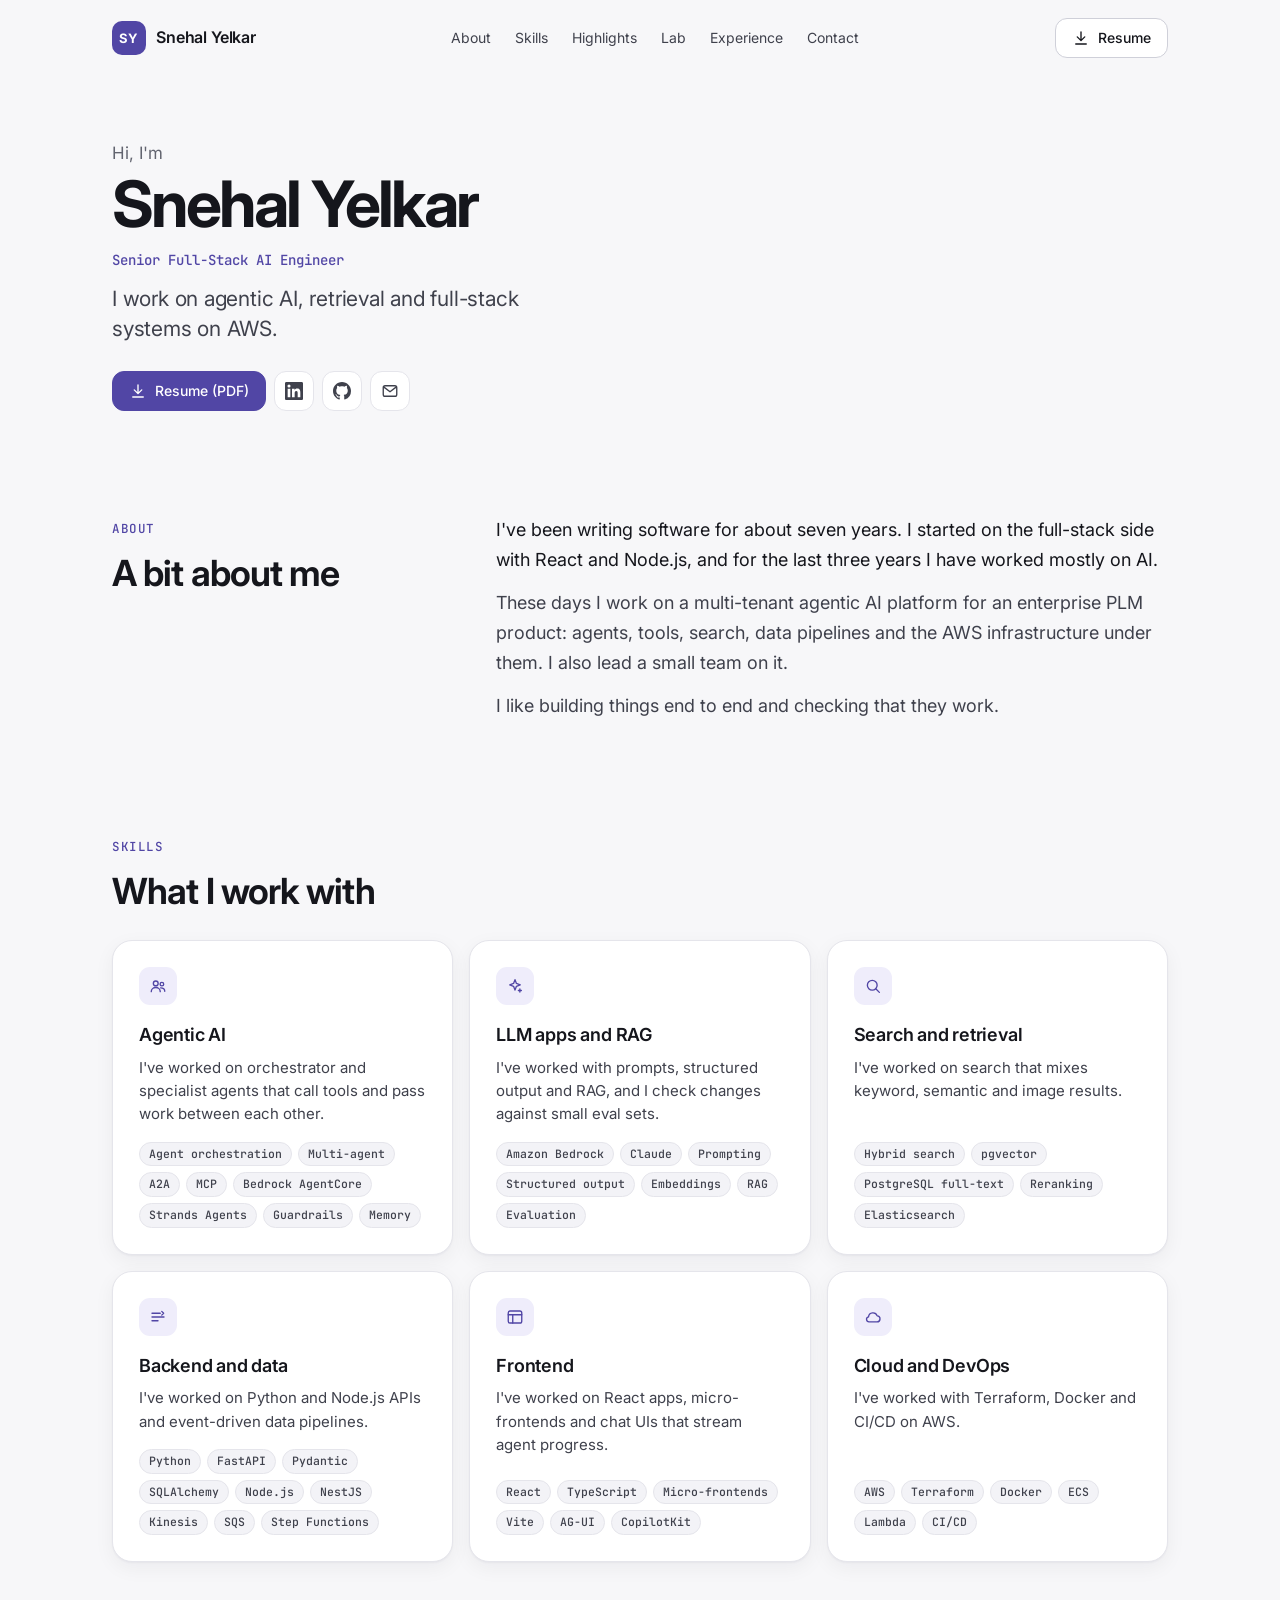
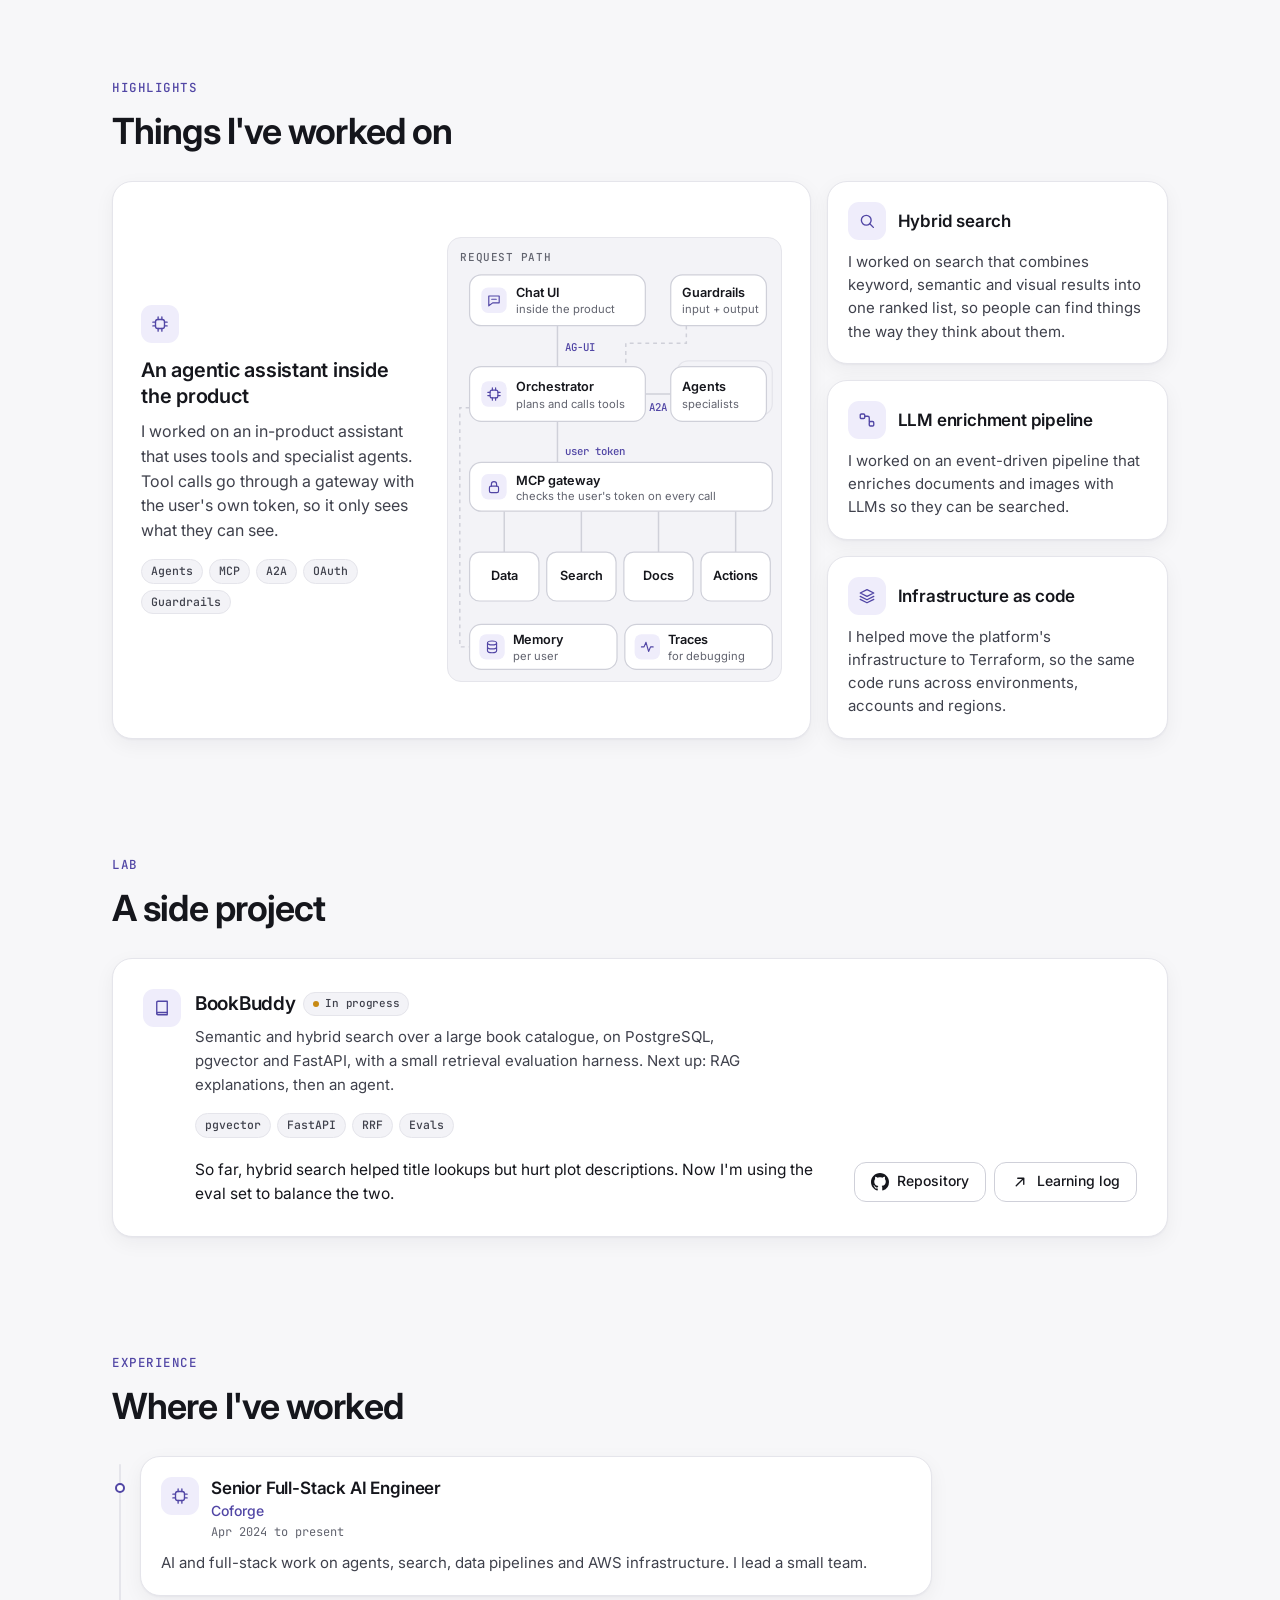
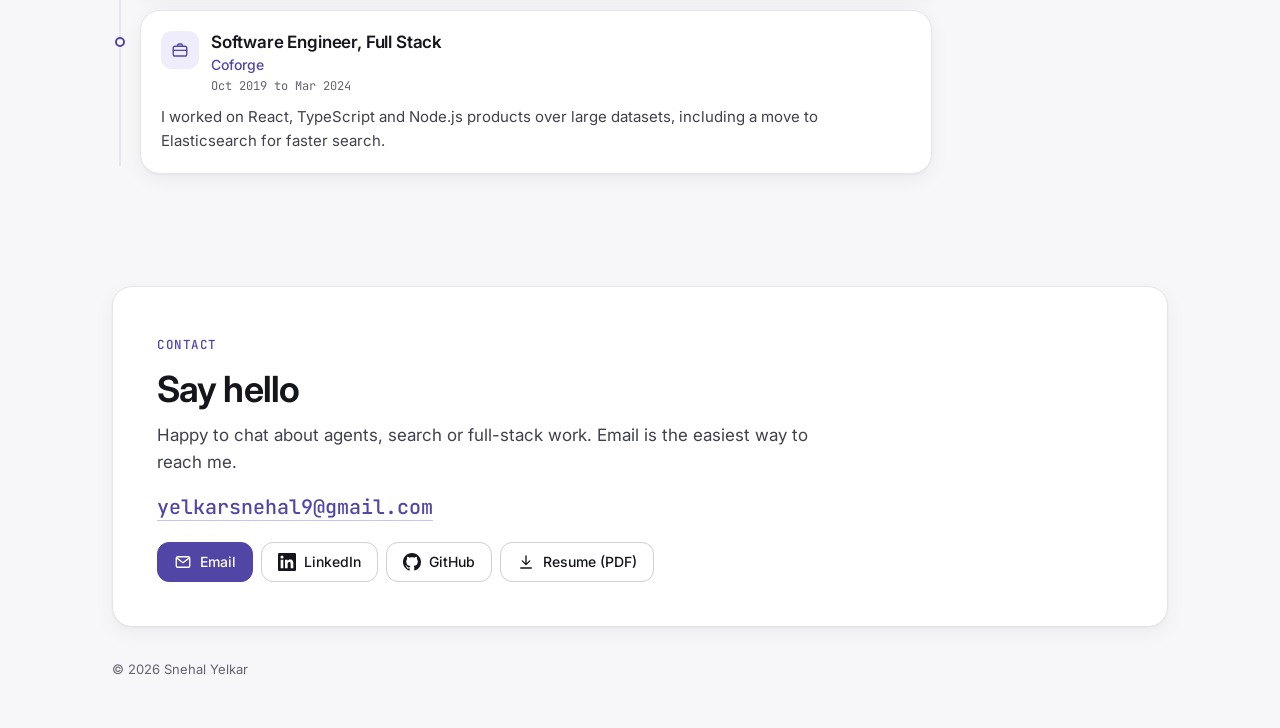
<file: index.html>
<!doctype html>
<html lang="en">
<head>
<meta charset="utf-8">
<meta name="viewport" content="width=device-width, initial-scale=1">
<title>Snehal Yelkar · Senior Full-Stack AI Engineer</title>
<meta name="description" content="Snehal Yelkar, Senior Full-Stack AI Engineer. I work on agentic AI, retrieval and full-stack systems on AWS.">
<meta name="author" content="Snehal Yelkar">
<meta name="theme-color" content="#f7f7f9" media="(prefers-color-scheme: light)">
<meta name="theme-color" content="#0f1014" media="(prefers-color-scheme: dark)">
<link rel="canonical" href="https://yelkar-snehal.github.io/resume/">
<meta property="og:type" content="website">
<meta property="og:site_name" content="Snehal Yelkar">
<meta property="og:title" content="Snehal Yelkar · Senior Full-Stack AI Engineer">
<meta property="og:description" content="I work on agentic AI, retrieval and full-stack systems on AWS.">
<meta property="og:url" content="https://yelkar-snehal.github.io/resume/">
<meta property="og:image" content="https://yelkar-snehal.github.io/resume/og.png">
<meta property="og:image:width" content="1200">
<meta property="og:image:height" content="630">
<meta property="og:image:alt" content="Snehal Yelkar, Senior Full-Stack AI Engineer. Agentic AI, search and retrieval, AWS.">
<meta name="twitter:card" content="summary_large_image">
<meta name="twitter:title" content="Snehal Yelkar · Senior Full-Stack AI Engineer">
<meta name="twitter:description" content="I work on agentic AI, retrieval and full-stack systems on AWS.">
<meta name="twitter:image" content="https://yelkar-snehal.github.io/resume/og.png">
<meta name="twitter:image:alt" content="Snehal Yelkar, Senior Full-Stack AI Engineer. Agentic AI, search and retrieval, AWS.">
<link rel="icon" href="data:image/svg+xml,%3Csvg xmlns='http://www.w3.org/2000/svg' viewBox='0 0 64 64'%3E%3Crect width='64' height='64' rx='16' fill='%235146a5'/%3E%3Ctext x='32' y='42' font-family='Inter,Arial,sans-serif' font-size='26' font-weight='700' fill='white' text-anchor='middle'%3ESY%3C/text%3E%3C/svg%3E">
<script>(function(){var d=document.documentElement,s=/[?&]static=1/.test(location.search)||(window.matchMedia&&matchMedia('(prefers-reduced-motion: reduce)').matches);if(s)return;d.classList.add('motion');window.__syFail=function(){d.classList.remove('motion');};setTimeout(function(){if(!window.__syReady)window.__syFail();},4000);})();</script>
<link rel="preconnect" href="https://fonts.googleapis.com">
<link rel="preconnect" href="https://fonts.gstatic.com" crossorigin>
<link href="https://fonts.googleapis.com/css2?family=Inter:wght@400;500;600;650;700&family=JetBrains+Mono:wght@400;500;600&display=swap" rel="stylesheet">
<link rel="stylesheet" href="assets/site.css">
</head>
<body>
<a class="skip" href="#main">Skip to content</a>

<svg width="0" height="0" style="position:absolute" aria-hidden="true">
  <defs>
    <symbol id="i-chat" viewBox="0 0 24 24" fill="none" stroke="currentColor" stroke-width="1.8" stroke-linecap="round" stroke-linejoin="round"><path d="M4 5.5h16v10.5H10l-6 4.5z"/><path d="M8.5 10.5h7"/></symbol>
    <symbol id="i-agent" viewBox="0 0 24 24" fill="none" stroke="currentColor" stroke-width="1.8" stroke-linecap="round" stroke-linejoin="round"><rect x="6" y="6" width="12" height="12" rx="3"/><path d="M9.5 2.5v3.5M14.5 2.5v3.5M9.5 18v3.5M14.5 18v3.5M2.5 9.5H6M2.5 14.5H6M18 9.5h3.5M18 14.5h3.5"/></symbol>
    <symbol id="i-agents" viewBox="0 0 24 24" fill="none" stroke="currentColor" stroke-width="1.8" stroke-linecap="round" stroke-linejoin="round"><circle cx="9" cy="8.5" r="3.2"/><circle cx="17.2" cy="9.5" r="2.4"/><path d="M3 19.5c0-3.2 2.7-5.5 6-5.5s6 2.3 6 5.5M15.5 14.4c3 0 5.5 1.7 5.5 4.6"/></symbol>
    <symbol id="i-db" viewBox="0 0 24 24" fill="none" stroke="currentColor" stroke-width="1.8" stroke-linecap="round" stroke-linejoin="round"><ellipse cx="12" cy="6" rx="7" ry="3"/><path d="M5 6v12c0 1.7 3.1 3 7 3s7-1.3 7-3V6M5 12c0 1.7 3.1 3 7 3s7-1.3 7-3"/></symbol>
    <symbol id="i-trace" viewBox="0 0 24 24" fill="none" stroke="currentColor" stroke-width="1.8" stroke-linecap="round" stroke-linejoin="round"><path d="M3 12h4l3-7 4 14 3-7h4"/></symbol>
    <symbol id="i-search" viewBox="0 0 24 24" fill="none" stroke="currentColor" stroke-width="1.8" stroke-linecap="round" stroke-linejoin="round"><circle cx="11" cy="11" r="6.5"/><path d="M20.5 20.5l-4.8-4.8"/></symbol>
    <symbol id="i-stream" viewBox="0 0 24 24" fill="none" stroke="currentColor" stroke-width="1.8" stroke-linecap="round" stroke-linejoin="round"><path d="M4 7h11M4 12h16M4 17h8"/><path d="M17 4.5l2.5 2.5L17 9.5"/></symbol>
    <symbol id="i-spark" viewBox="0 0 24 24" fill="none" stroke="currentColor" stroke-width="1.8" stroke-linecap="round" stroke-linejoin="round"><path d="M12 3.5l1.9 5.1 5.1 1.9-5.1 1.9L12 17.5l-1.9-5.1L5 10.5l5.1-1.9z"/><path d="M18.5 16v4M16.5 18h4"/></symbol>
    <symbol id="i-lock" viewBox="0 0 24 24" fill="none" stroke="currentColor" stroke-width="1.8" stroke-linecap="round" stroke-linejoin="round"><rect x="5" y="11" width="14" height="10" rx="2.5"/><path d="M8 11V8a4 4 0 0 1 8 0v3"/></symbol>
    <symbol id="i-cloud" viewBox="0 0 24 24" fill="none" stroke="currentColor" stroke-width="1.8" stroke-linecap="round" stroke-linejoin="round"><path d="M7 18.5h10a4 4 0 0 0 .6-8A6 6 0 0 0 6 11.8a3.4 3.4 0 0 0 1 6.7z"/></symbol>
    <symbol id="i-flow" viewBox="0 0 24 24" fill="none" stroke="currentColor" stroke-width="1.8" stroke-linecap="round" stroke-linejoin="round"><rect x="3" y="4" width="6" height="6" rx="1.5"/><rect x="15" y="14" width="6" height="6" rx="1.5"/><path d="M9 7h4a2 2 0 0 1 2 2v5"/></symbol>
    <symbol id="i-layout" viewBox="0 0 24 24" fill="none" stroke="currentColor" stroke-width="1.8" stroke-linecap="round" stroke-linejoin="round"><rect x="3" y="4" width="18" height="16" rx="2.5"/><path d="M3 9h18M9 9v11"/></symbol>
    <symbol id="i-layers" viewBox="0 0 24 24" fill="none" stroke="currentColor" stroke-width="1.8" stroke-linecap="round" stroke-linejoin="round"><path d="M12 3.5l9 4.5-9 4.5-9-4.5z"/><path d="M3 12.5l9 4.5 9-4.5M3 16.5l9 4.5 9-4.5"/></symbol>
    <symbol id="i-book" viewBox="0 0 24 24" fill="none" stroke="currentColor" stroke-width="1.8" stroke-linecap="round" stroke-linejoin="round"><path d="M5 4.5A1.5 1.5 0 0 1 6.5 3H19v15H6.5A1.5 1.5 0 0 0 5 19.5z"/><path d="M5 19.5A1.5 1.5 0 0 0 6.5 21H19v-3"/></symbol>
    <symbol id="i-brief" viewBox="0 0 24 24" fill="none" stroke="currentColor" stroke-width="1.8" stroke-linecap="round" stroke-linejoin="round"><rect x="3" y="7" width="18" height="13" rx="2.5"/><path d="M9 7V5.5A1.5 1.5 0 0 1 10.5 4h3A1.5 1.5 0 0 1 15 5.5V7M3 12.5h18"/></symbol>
    <symbol id="i-mail" viewBox="0 0 24 24" fill="none" stroke="currentColor" stroke-width="1.8" stroke-linecap="round" stroke-linejoin="round"><rect x="3" y="5" width="18" height="14" rx="2.5"/><path d="M3.5 6.5l8.5 6.5 8.5-6.5"/></symbol>
    <symbol id="i-down" viewBox="0 0 24 24" fill="none" stroke="currentColor" stroke-width="1.8" stroke-linecap="round" stroke-linejoin="round"><path d="M12 4v11M7 10.5l5 5 5-5M5 20h14"/></symbol>
    <symbol id="i-arrow" viewBox="0 0 24 24" fill="none" stroke="currentColor" stroke-width="1.8" stroke-linecap="round" stroke-linejoin="round"><path d="M7 17L17 7M9 7h8v8"/></symbol>
    <symbol id="i-gh" viewBox="0 0 16 16" fill="currentColor"><path d="M8 0C3.58 0 0 3.58 0 8c0 3.54 2.29 6.53 5.47 7.59.4.07.55-.17.55-.38 0-.19-.01-.82-.01-1.49-2.01.37-2.53-.49-2.69-.94-.09-.23-.48-.94-.82-1.13-.28-.15-.68-.52-.01-.53.63-.01 1.08.58 1.23.82.72 1.21 1.87.87 2.33.66.07-.52.28-.87.51-1.07-1.78-.2-3.64-.89-3.64-3.95 0-.87.31-1.59.82-2.15-.08-.2-.36-1.02.08-2.12 0 0 .67-.21 2.2.82.64-.18 1.32-.27 2-.27.68 0 1.36.09 2 .27 1.53-1.04 2.2-.82 2.2-.82.44 1.1.16 1.92.08 2.12.51.56.82 1.27.82 2.15 0 3.07-1.87 3.75-3.65 3.95.29.25.54.73.54 1.48 0 1.07-.01 1.93-.01 2.2 0 .21.15.46.55.38A8.013 8.013 0 0016 8c0-4.42-3.58-8-8-8z"/></symbol>
    <symbol id="i-in" viewBox="0 0 24 24" fill="currentColor"><path d="M20.45 20.45h-3.56v-5.57c0-1.33-.02-3.04-1.85-3.04-1.85 0-2.14 1.45-2.14 2.94v5.67H9.35V9h3.41v1.56h.05c.48-.9 1.64-1.85 3.37-1.85 3.6 0 4.27 2.37 4.27 5.46v6.28zM5.34 7.43a2.06 2.06 0 1 1 0-4.13 2.06 2.06 0 0 1 0 4.13zM7.12 20.45H3.56V9h3.56v11.45zM22.22 0H1.77C.79 0 0 .77 0 1.73v20.54C0 23.23.79 24 1.77 24h20.45c.98 0 1.78-.77 1.78-1.73V1.73C24 .77 23.2 0 22.22 0z"/></symbol>
  </defs>
</svg>

<header class="wrap top">
  <a class="brand" href="#main" aria-label="Snehal Yelkar, back to top"><span class="mono-mark" id="mark">SY</span><span>Snehal Yelkar</span></a>
  <nav class="nav" aria-label="Sections">
    <a href="#about">About</a>
    <a href="#skills">Skills</a>
    <a href="#work">Highlights</a>
    <a href="#lab">Lab</a>
    <a href="#experience">Experience</a>
    <a href="#contact">Contact</a>
  </nav>
  <a class="btn" href="Snehal_Yelkar_Resume.pdf" download><svg class="ic" aria-hidden="true"><use href="#i-down"/></svg>Resume</a>
</header>

<main id="main">

<!-- ============ HERO ============ -->
<section class="wrap hero" aria-labelledby="h-name">
  <div>
    <p class="hello">Hi, I'm</p>
    <h1 id="h-name">Snehal Yelkar</h1>
    <p class="role">Senior Full-Stack AI Engineer</p>
    <p class="pitch">I work on agentic AI, retrieval and full-stack systems on AWS.</p>
    <div class="hero-links">
      <a class="btn primary" href="Snehal_Yelkar_Resume.pdf" download><svg class="ic" aria-hidden="true"><use href="#i-down"/></svg>Resume (PDF)</a>
      <a class="icon-btn" href="https://www.linkedin.com/in/snehal-yelkar" rel="me noopener" target="_blank" aria-label="LinkedIn"><svg class="ic fill" aria-hidden="true"><use href="#i-in"/></svg></a>
      <a class="icon-btn" href="https://github.com/yelkar-snehal" rel="me noopener" target="_blank" aria-label="GitHub"><svg class="ic fill" aria-hidden="true"><use href="#i-gh"/></svg></a>
      <a class="icon-btn" href="mailto:yelkarsnehal9@gmail.com" aria-label="Email yelkarsnehal9@gmail.com"><svg class="ic" aria-hidden="true"><use href="#i-mail"/></svg></a>
    </div>
  </div>
</section>

<!-- ============ ABOUT ============ -->
<section class="wrap about" id="about" aria-labelledby="h-about">
  <div class="sec-head">
    <p class="eyebrow">About</p>
    <h2 id="h-about">A bit about me</h2>
  </div>
  <div class="about-text reveal">
    <p>I've been writing software for about seven years. I started on the full-stack side with React and Node.js, and for the last three years I have worked mostly on AI.</p>
    <p>These days I work on a multi-tenant agentic AI platform for an enterprise PLM product: agents, tools, search, data pipelines and the AWS infrastructure under them. I also lead a small team on it.</p>
    <p>I like building things end to end and checking that they work.</p>
  </div>
</section>

<!-- ============ SKILLS ============ -->
<section class="wrap skills" id="skills" aria-labelledby="h-skills">
  <div class="sec-head">
    <p class="eyebrow">Skills</p>
    <h2 id="h-skills">What I work with</h2>
  </div>
  <div class="skill-grid">
    <article class="card skill reveal">
      <span class="chip-ic"><svg class="ic" aria-hidden="true"><use href="#i-agents"/></svg></span>
      <h3>Agentic AI</h3>
      <p>I've worked on orchestrator and specialist agents that call tools and pass work between each other.</p>
      <ul class="tags"><li class="tag">Agent orchestration</li><li class="tag">Multi-agent</li><li class="tag">A2A</li><li class="tag">MCP</li><li class="tag">Bedrock AgentCore</li><li class="tag">Strands Agents</li><li class="tag">Guardrails</li><li class="tag">Memory</li></ul>
    </article>
    <article class="card skill reveal">
      <span class="chip-ic"><svg class="ic" aria-hidden="true"><use href="#i-spark"/></svg></span>
      <h3>LLM apps and RAG</h3>
      <p>I've worked with prompts, structured output and RAG, and I check changes against small eval sets.</p>
      <ul class="tags"><li class="tag">Amazon Bedrock</li><li class="tag">Claude</li><li class="tag">Prompting</li><li class="tag">Structured output</li><li class="tag">Embeddings</li><li class="tag">RAG</li><li class="tag">Evaluation</li></ul>
    </article>
    <article class="card skill reveal">
      <span class="chip-ic"><svg class="ic" aria-hidden="true"><use href="#i-search"/></svg></span>
      <h3>Search and retrieval</h3>
      <p>I've worked on search that mixes keyword, semantic and image results.</p>
      <ul class="tags"><li class="tag">Hybrid search</li><li class="tag">pgvector</li><li class="tag">PostgreSQL full-text</li><li class="tag">Reranking</li><li class="tag">Elasticsearch</li></ul>
    </article>
    <article class="card skill reveal">
      <span class="chip-ic"><svg class="ic" aria-hidden="true"><use href="#i-stream"/></svg></span>
      <h3>Backend and data</h3>
      <p>I've worked on Python and Node.js APIs and event-driven data pipelines.</p>
      <ul class="tags"><li class="tag">Python</li><li class="tag">FastAPI</li><li class="tag">Pydantic</li><li class="tag">SQLAlchemy</li><li class="tag">Node.js</li><li class="tag">NestJS</li><li class="tag">Kinesis</li><li class="tag">SQS</li><li class="tag">Step Functions</li></ul>
    </article>
    <article class="card skill reveal">
      <span class="chip-ic"><svg class="ic" aria-hidden="true"><use href="#i-layout"/></svg></span>
      <h3>Frontend</h3>
      <p>I've worked on React apps, micro-frontends and chat UIs that stream agent progress.</p>
      <ul class="tags"><li class="tag">React</li><li class="tag">TypeScript</li><li class="tag">Micro-frontends</li><li class="tag">Vite</li><li class="tag">AG-UI</li><li class="tag">CopilotKit</li></ul>
    </article>
    <article class="card skill reveal">
      <span class="chip-ic"><svg class="ic" aria-hidden="true"><use href="#i-cloud"/></svg></span>
      <h3>Cloud and DevOps</h3>
      <p>I've worked with Terraform, Docker and CI/CD on AWS.</p>
      <ul class="tags"><li class="tag">AWS</li><li class="tag">Terraform</li><li class="tag">Docker</li><li class="tag">ECS</li><li class="tag">Lambda</li><li class="tag">CI/CD</li></ul>
    </article>
  </div>
</section>

<!-- ============ HIGHLIGHTS ============ -->
<section class="wrap work" id="work" aria-labelledby="h-work">
  <div class="sec-head">
    <p class="eyebrow">Highlights</p>
    <h2 id="h-work">Things I've worked on</h2>
  </div>
  <div class="work-grid">
    <article class="card hl hl-main reveal">
      <div class="hl-text">
        <span class="chip-ic"><svg class="ic" aria-hidden="true"><use href="#i-agent"/></svg></span>
        <h3>An agentic assistant inside the product</h3>
        <p>I worked on an in-product assistant that uses tools and specialist agents. Tool calls go through a gateway with the user's own token, so it only sees what they can see.</p>
        <ul class="tags"><li class="tag">Agents</li><li class="tag">MCP</li><li class="tag">A2A</li><li class="tag">OAuth</li><li class="tag">Guardrails</li></ul>
      </div>
      <figure class="flow">
        <figcaption class="flow-cap">Request path</figcaption>
        <svg class="dia" id="flow" viewBox="22 4 332 414" role="img" aria-labelledby="flow-t">
          <title id="flow-t">Request path: chat UI, orchestrator agent with guardrails, specialist agents over A2A, an MCP gateway that carries the user's token, tool servers, then memory and traces.</title>
          <path class="e" data-s="1" pathLength="1" d="M130 62V104"/>
          <text class="flag" data-s="1" x="138" y="88">AG-UI</text>
          <path class="e" data-s="2" pathLength="1" d="M220 132H246"/>
          <text class="flag mid" data-s="2" x="233" y="149">A2A</text>
          <path class="e" data-s="3" pathLength="1" d="M130 160V202"/>
          <text class="flag" data-s="3" x="138" y="194">user token</text>
          <path class="e" data-s="4" d="M75.5 252V294M154.5 252V294M233.5 252V294M312.5 252V294"/>
          <path class="e dash" data-s="4" d="M262 62V80H200V104"/>
          <path class="e dash" data-s="5" d="M40 146H30V391H40"/>

          <g class="n" data-s="0">
            <rect class="box" x="40" y="10" width="180" height="52" rx="12"/>
            <rect class="chipr" x="52" y="23" width="26" height="26" rx="7"/>
            <use class="ico" href="#i-chat" x="57" y="28" width="16" height="16"/>
            <text x="88" y="33">Chat UI</text>
            <text class="st2" x="88" y="49">inside the product</text>
          </g>
          <g class="n" data-s="1">
            <rect class="box" x="40" y="104" width="180" height="56" rx="12"/>
            <rect class="chipr" x="52" y="119" width="26" height="26" rx="7"/>
            <use class="ico" href="#i-agent" x="57" y="124" width="16" height="16"/>
            <text x="88" y="129">Orchestrator</text>
            <text class="st2" x="88" y="146">plans and calls tools</text>
          </g>
          <g class="n" data-s="2">
            <rect class="box soft" x="252" y="98" width="98" height="56" rx="12"/>
            <rect class="box" x="246" y="104" width="98" height="56" rx="12"/>
            <text x="258" y="129">Agents</text>
            <text class="st2" x="258" y="146">specialists</text>
          </g>
          <g class="n" data-s="3">
            <rect class="box" x="40" y="202" width="310" height="50" rx="12"/>
            <rect class="chipr" x="52" y="214" width="26" height="26" rx="7"/>
            <use class="ico" href="#i-lock" x="57" y="219" width="16" height="16"/>
            <text x="88" y="225">MCP gateway</text>
            <text class="st2" x="88" y="241">checks the user's token on every call</text>
          </g>
          <g class="n" data-s="4">
            <rect class="box" x="246" y="10" width="98" height="52" rx="12"/>
            <text x="258" y="33">Guardrails</text>
            <text class="st2" x="258" y="49">input + output</text>
            <rect class="box" x="40" y="294" width="71" height="50" rx="10"/>
            <text class="mid" x="75.5" y="323">Data</text>
            <rect class="box" x="119" y="294" width="71" height="50" rx="10"/>
            <text class="mid" x="154.5" y="323">Search</text>
            <rect class="box" x="198" y="294" width="71" height="50" rx="10"/>
            <text class="mid" x="233.5" y="323">Docs</text>
            <rect class="box" x="277" y="294" width="71" height="50" rx="10"/>
            <text class="mid" x="312.5" y="323">Actions</text>
          </g>
          <g class="n" data-s="5">
            <rect class="box" x="40" y="368" width="151" height="46" rx="12"/>
            <rect class="chipr" x="50" y="378" width="26" height="26" rx="7"/>
            <use class="ico" href="#i-db" x="55" y="383" width="16" height="16"/>
            <text x="84" y="388">Memory</text>
            <text class="st2" x="84" y="404">per user</text>
            <rect class="box" x="199" y="368" width="151" height="46" rx="12"/>
            <rect class="chipr" x="209" y="378" width="26" height="26" rx="7"/>
            <use class="ico" href="#i-trace" x="214" y="383" width="16" height="16"/>
            <text x="243" y="388">Traces</text>
            <text class="st2" x="243" y="404">for debugging</text>
          </g>
          <!-- One request travels the path once (SMIL, started from main.js): chat UI, orchestrator, agents and back, gateway, then a tool server. It follows the drawn edges and the box outlines. -->
          <circle class="pk" id="flow-pk" r="5">
            <animateMotion id="flow-move" begin="indefinite" dur="3.4s" fill="freeze" calcMode="spline" keyTimes="0;1" keyPoints="0;1" keySplines=".45 0 .55 1" path="M130 62 L130 104 L220 104 L220 132 L246 132 L220 132 L220 160 L130 160 L130 202 L75.5 202 L75.5 294"/>
          </circle>
        </svg>
      </figure>
    </article>
    <article class="card hl reveal">
      <span class="chip-ic"><svg class="ic" aria-hidden="true"><use href="#i-search"/></svg></span>
      <h3>Hybrid search</h3>
      <p>I worked on search that combines keyword, semantic and visual results into one ranked list, so people can find things the way they think about them.</p>
    </article>
    <article class="card hl reveal">
      <span class="chip-ic"><svg class="ic" aria-hidden="true"><use href="#i-flow"/></svg></span>
      <h3>LLM enrichment pipeline</h3>
      <p>I worked on an event-driven pipeline that enriches documents and images with LLMs so they can be searched.</p>
    </article>
    <article class="card hl reveal">
      <span class="chip-ic"><svg class="ic" aria-hidden="true"><use href="#i-layers"/></svg></span>
      <h3>Infrastructure as code</h3>
      <p>I helped move the platform's infrastructure to Terraform, so the same code runs across environments, accounts and regions.</p>
    </article>
  </div>
</section>

<!-- ============ LAB ============ -->
<section class="wrap lab" id="lab" aria-labelledby="h-lab">
  <div class="sec-head">
    <p class="eyebrow">Lab</p>
    <h2 id="h-lab">A side project</h2>
  </div>
  <article class="card lab-card reveal">
    <div class="lab-head">
      <span class="chip-ic"><svg class="ic" aria-hidden="true"><use href="#i-book"/></svg></span>
      <div>
        <h3>BookBuddy <span class="status">In progress</span></h3>
        <p>Semantic and hybrid search over a large book catalogue, on PostgreSQL, pgvector and FastAPI, with a small retrieval evaluation harness. Next up: RAG explanations, then an agent.</p>
        <ul class="tags"><li class="tag">pgvector</li><li class="tag">FastAPI</li><li class="tag">RRF</li><li class="tag">Evals</li></ul>
      </div>
    </div>
    <div class="lab-body">
      <p class="lab-find">So far, hybrid search helped title lookups but hurt plot descriptions. Now I'm using the eval set to balance the two.</p>
      <div class="lab-links">
        <a class="btn" href="https://github.com/yelkar-snehal/bookbuddy" target="_blank" rel="noopener"><svg class="ic fill" aria-hidden="true"><use href="#i-gh"/></svg>Repository</a>
        <a class="btn" href="https://github.com/yelkar-snehal/bookbuddy/blob/main/docs/learning-log.md" target="_blank" rel="noopener"><svg class="ic" aria-hidden="true"><use href="#i-arrow"/></svg>Learning log</a>
      </div>
    </div>
  </article>
</section>

<!-- ============ EXPERIENCE ============ -->
<section class="wrap experience" id="experience" aria-labelledby="h-exp">
  <div class="sec-head">
    <p class="eyebrow">Experience</p>
    <h2 id="h-exp">Where I've worked</h2>
  </div>
  <ol class="timeline" data-progress>
    <li class="card tl-item reveal">
      <div class="tl-top"><span class="chip-ic"><svg class="ic" aria-hidden="true"><use href="#i-agent"/></svg></span><div><h3>Senior Full-Stack AI Engineer</h3><p class="org">Coforge</p><p class="when">Apr 2024 to present</p></div></div>
      <p>AI and full-stack work on agents, search, data pipelines and AWS infrastructure. I lead a small team.</p>
    </li>
    <li class="card tl-item reveal">
      <div class="tl-top"><span class="chip-ic"><svg class="ic" aria-hidden="true"><use href="#i-brief"/></svg></span><div><h3>Software Engineer, Full Stack</h3><p class="org">Coforge</p><p class="when">Oct 2019 to Mar 2024</p></div></div>
      <p>I worked on React, TypeScript and Node.js products over large datasets, including a move to Elasticsearch for faster search.</p>
    </li>
  </ol>
</section>

<!-- ============ CONTACT ============ -->
<section class="wrap" id="contact" aria-labelledby="h-contact">
  <div class="card contact reveal">
    <p class="eyebrow">Contact</p>
    <h2 id="h-contact">Say hello</h2>
    <p class="lede">Happy to chat about agents, search or full-stack work. Email is the easiest way to reach me.</p>
    <p class="email"><a href="mailto:yelkarsnehal9@gmail.com">yelkarsnehal9@gmail.com</a></p>
    <div class="row-btns">
      <a class="btn primary" href="mailto:yelkarsnehal9@gmail.com"><svg class="ic" aria-hidden="true"><use href="#i-mail"/></svg>Email</a>
      <a class="btn" href="https://www.linkedin.com/in/snehal-yelkar" target="_blank" rel="me noopener"><svg class="ic fill" aria-hidden="true"><use href="#i-in"/></svg>LinkedIn</a>
      <a class="btn" href="https://github.com/yelkar-snehal" target="_blank" rel="me noopener"><svg class="ic fill" aria-hidden="true"><use href="#i-gh"/></svg>GitHub</a>
      <a class="btn" href="Snehal_Yelkar_Resume.pdf" download><svg class="ic" aria-hidden="true"><use href="#i-down"/></svg>Resume (PDF)</a>
    </div>
  </div>
</section>
</main>

<footer>
  <div class="wrap">
    <span>© 2026 Snehal Yelkar</span>
  </div>
</footer>

<script src="assets/main.js" defer onerror="window.__syFail&&window.__syFail()"></script>
</body>
</html>
</file>
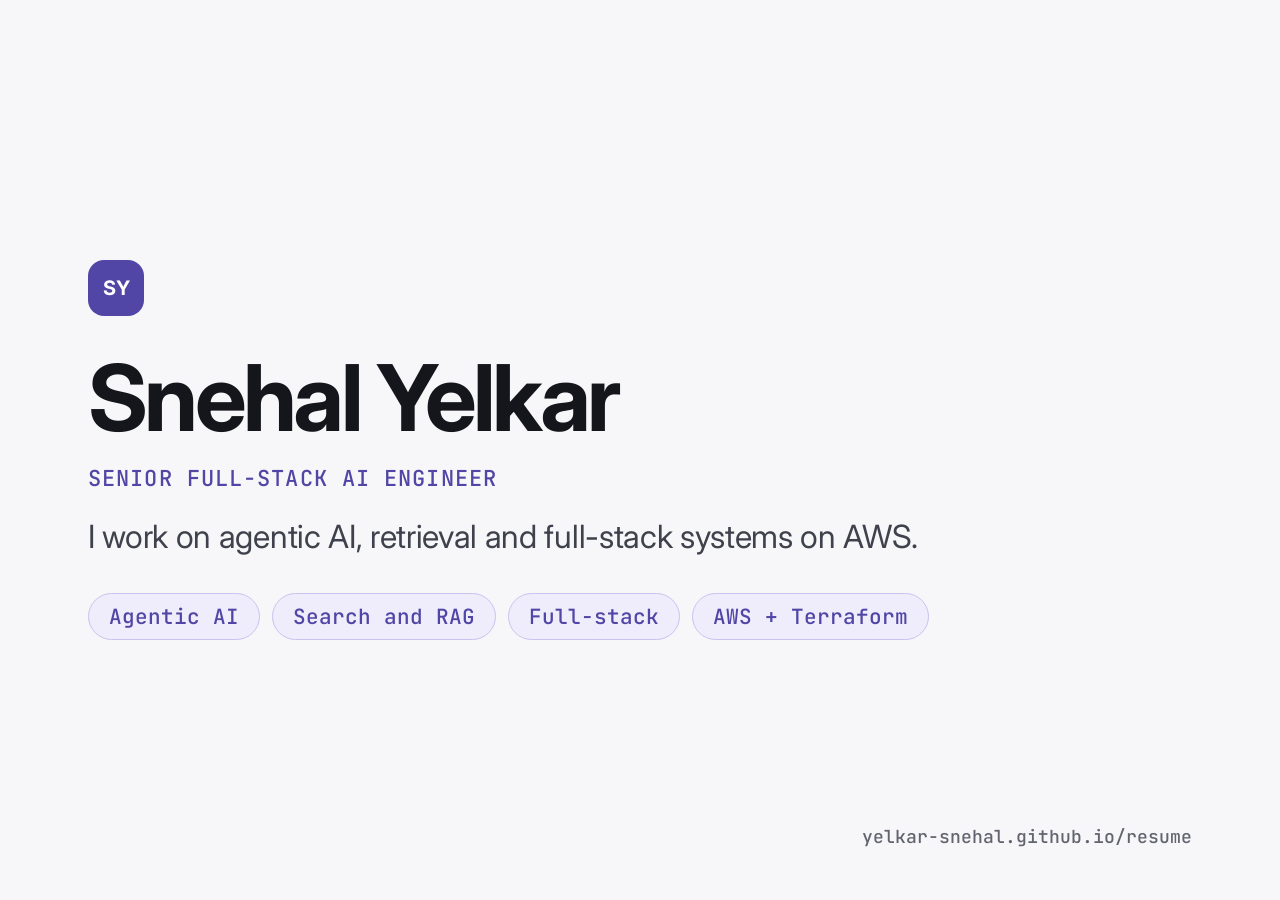
<file: og.html>
<!doctype html>
<html lang="en">
<head>
<meta charset="utf-8">
<title>Snehal Yelkar social card</title>
<meta name="robots" content="noindex">
<link href="https://fonts.googleapis.com/css2?family=Inter:wght@400;500;600;700&family=JetBrains+Mono:wght@500&display=swap" rel="stylesheet">
<style>
  html, body { margin: 0; width: 1200px; height: 630px; overflow: hidden; background: #f7f7f9; color: #15161c; font-family: Inter, system-ui, sans-serif; color-scheme: light; }
  .card { position: absolute; inset: 0; display: flex; flex-direction: column; justify-content: center; padding: 0 88px; }
  .mark { display: grid; place-items: center; width: 56px; height: 56px; border-radius: 16px; background: #5146a5; color: #fff; font-weight: 700; font-size: 20px; }
  h1 { margin: 36px 0 0; font-size: 92px; line-height: 1; letter-spacing: -.04em; font-weight: 700; }
  .eyebrow { margin-top: 20px; font: 500 22px JetBrains Mono, monospace; letter-spacing: .05em; text-transform: uppercase; color: #5146a5; }
  p { margin: 22px 0 0; font-size: 32px; line-height: 1.35; letter-spacing: -.01em; color: #3f414c; }
  .pills { display: flex; flex-wrap: wrap; gap: 12px; margin-top: 34px; }
  .pills span { padding: 9px 20px; border-radius: 999px; border: 1px solid #c9c3ef; background: #efedfb; color: #5146a5; font: 500 21px JetBrains Mono, monospace; }
  .url { position: absolute; right: 88px; bottom: 52px; font: 500 18px JetBrains Mono, monospace; color: #62646f; }
</style>
</head>
<body>
<div class="card">
  <span class="mark">SY</span>
  <h1>Snehal Yelkar</h1>
  <div class="eyebrow">Senior Full-Stack AI Engineer</div>
  <p>I work on agentic AI, retrieval and full-stack systems on AWS.</p>
  <div class="pills"><span>Agentic AI</span><span>Search and RAG</span><span>Full-stack</span><span>AWS + Terraform</span></div>
</div>
<div class="url">yelkar-snehal.github.io/resume</div>
</body>
</html>
</file>
<file: assets/site.css>
/* Snehal Yelkar portfolio. Plain CSS, no build step. */
:root {
  color-scheme: light dark;
  --bg: #f7f7f9;
  --surface: #ffffff;
  --surface-2: #f3f3f7;
  --ink: #15161c;
  --ink-2: #3f414c;
  --muted: #62646f;
  --line: #e5e5eb;
  --line-strong: #cfd0d9;
  --accent: #5146a5;
  --accent-ink: #ffffff;
  --accent-soft: #efedfb;
  --accent-line: #c9c3ef;
  --shadow: 0 1px 2px rgba(22, 22, 40, .04), 0 6px 20px rgba(22, 22, 40, .05);
  --r-lg: 20px;
  --font: "Inter", ui-sans-serif, system-ui, -apple-system, "Segoe UI", Roboto, sans-serif;
  --mono: "JetBrains Mono", ui-monospace, SFMono-Regular, Menlo, monospace;
  --gutter: 16px;
}
@media (prefers-color-scheme: dark) {
  :root {
    --bg: #0f1014;
    --surface: #16171d;
    --surface-2: #1d1f26;
    --ink: #ececf1;
    --ink-2: #c3c4cd;
    --muted: #9a9ba8;
    --line: #262832;
    --line-strong: #363944;
    --accent: #aaa1f3;
    --accent-ink: #16132b;
    --accent-soft: #24213d;
    --accent-line: #4c4590;
    --shadow: 0 1px 2px rgba(0, 0, 0, .25);
  }
}

*, *::before, *::after { box-sizing: border-box; }
html { -webkit-text-size-adjust: 100%; }
body {
  margin: 0;
  background: var(--bg);
  color: var(--ink);
  font: 400 16px/1.6 var(--font);
  -webkit-font-smoothing: antialiased;
  overflow-x: hidden;
}
img, svg { display: block; max-width: 100%; }
a { color: inherit; }
h1, h2, h3, p, figure { margin: 0; }
ul, ol { margin: 0; padding: 0; list-style: none; }
:focus-visible { outline: 2px solid var(--accent); outline-offset: 3px; border-radius: 6px; }
.skip { position: absolute; left: 16px; top: -60px; z-index: 50; padding: 10px 14px; border-radius: 10px; background: var(--accent); color: var(--accent-ink); font-weight: 600; text-decoration: none; }
.skip:focus { top: 12px; }

.wrap { width: 100%; max-width: 1120px; margin: 0 auto; padding: 0 var(--gutter); }
@media (min-width: 720px) { :root { --gutter: 32px; } }

.ic { width: 18px; height: 18px; fill: none; stroke: currentColor; stroke-width: 1.75; stroke-linecap: round; stroke-linejoin: round; flex: none; }
.ic.fill { fill: currentColor; stroke: none; }

/* ---------- Top bar ---------- */
.top { display: flex; align-items: center; justify-content: space-between; gap: 16px; padding-top: 18px; padding-bottom: 18px; }
.brand { display: flex; align-items: center; gap: 10px; text-decoration: none; font-weight: 600; letter-spacing: -.01em; }
.mono-mark { display: grid; place-items: center; width: 34px; height: 34px; border-radius: 10px; background: var(--accent); color: var(--accent-ink); font: 700 13px/1 var(--font); letter-spacing: .02em; overflow: hidden; }
.mono-mark img { width: 100%; height: 100%; object-fit: cover; }
.mono-mark:has(img) { border-radius: 50%; }
.nav { display: none; gap: 2px; }
.nav a { padding: 8px 11px; border-radius: 10px; color: var(--ink-2); font-size: 14px; text-decoration: none; }
.nav a:hover { background: var(--surface-2); color: var(--ink); }
@media (min-width: 900px) { .nav { display: flex; } }

.btn { display: inline-flex; align-items: center; gap: 8px; min-height: 40px; padding: 8px 16px; border-radius: 12px; border: 1px solid var(--line-strong); background: var(--surface); color: var(--ink); font: 500 14px/1.2 var(--font); text-decoration: none; cursor: pointer; transition: border-color .2s, background .2s; }
.btn:hover { border-color: var(--accent-line); }
.btn.primary { background: var(--accent); border-color: var(--accent); color: var(--accent-ink); }
.btn.primary:hover { filter: brightness(1.06); }
.icon-btn { display: inline-grid; place-items: center; width: 40px; height: 40px; border-radius: 12px; border: 1px solid var(--line); background: var(--surface); color: var(--ink-2); text-decoration: none; transition: border-color .2s, color .2s; }
.icon-btn:hover { border-color: var(--accent-line); color: var(--accent); }
@media (pointer: coarse) { .btn { min-height: 44px; } .icon-btn { width: 44px; height: 44px; } }

/* ---------- Common type ---------- */
.eyebrow { display: inline-flex; align-items: center; gap: 8px; font: 500 12.5px/1 var(--mono); letter-spacing: .04em; text-transform: uppercase; color: var(--accent); }
h2 { font-size: clamp(26px, 5.4vw, 36px); line-height: 1.15; letter-spacing: -.025em; font-weight: 650; margin-top: 12px; }
.lede { margin-top: 12px; color: var(--ink-2); font-size: 17px; max-width: 60ch; }
.tags { display: flex; flex-wrap: wrap; gap: 6px; margin-top: 16px; }
.tag { display: inline-flex; align-items: center; padding: 3px 9px; border-radius: 999px; border: 1px solid var(--line); background: var(--surface-2); color: var(--ink-2); font: 500 11.5px/1.45 var(--mono); }
.chip-ic { display: inline-grid; place-items: center; width: 38px; height: 38px; border-radius: 11px; background: var(--accent-soft); color: var(--accent); flex: none; }
.card { background: var(--surface); border: 1px solid var(--line); border-radius: var(--r-lg); box-shadow: var(--shadow); }
section[id] { scroll-margin-top: 16px; }
.sec-head { margin-bottom: 28px; }

/* ---------- Hero ---------- */
.hero { padding-top: 28px; padding-bottom: 64px; }
.hello { font-size: 17px; color: var(--muted); }
.hero h1 { margin-top: 4px; font-size: clamp(40px, 10.5vw, 64px); line-height: 1.04; letter-spacing: -.04em; font-weight: 700; }
.hero .role { margin-top: 12px; font: 500 14px/1.45 var(--mono); color: var(--accent); }
.hero .pitch { margin-top: 14px; font-size: clamp(18px, 4.4vw, 21px); line-height: 1.45; letter-spacing: -.01em; color: var(--ink-2); max-width: 34ch; }
.hero-links { display: flex; flex-wrap: wrap; align-items: center; gap: 8px; margin-top: 26px; }
@media (min-width: 900px) { .hero { padding-top: 64px; padding-bottom: 104px; } }

/* ---------- Sections ---------- */
.about, .skills, .work, .lab, .experience { padding-bottom: 88px; }
.about-text { display: grid; gap: 14px; max-width: 64ch; font-size: 17px; line-height: 1.65; color: var(--ink-2); }
.about-text p:first-child { color: var(--ink); }
@media (min-width: 900px) {
  .about { display: grid; grid-template-columns: minmax(0, 1fr) minmax(0, 2fr); gap: 48px; }
  .about .sec-head { margin-bottom: 0; }
  .about-text { font-size: 18px; }
  .about, .skills, .work, .lab, .experience { padding-bottom: 112px; }
}

/* ---------- Skills ---------- */
.skill-grid { display: grid; gap: 14px; }
.skill { padding: 22px; display: flex; flex-direction: column; }
.skill h3 { margin-top: 16px; font-size: 18px; letter-spacing: -.012em; font-weight: 600; }
.skill p { margin-top: 6px; color: var(--ink-2); font-size: 15px; line-height: 1.55; }
.skill .tags { margin-top: auto; padding-top: 16px; }
@media (min-width: 640px) { .skill-grid { grid-template-columns: 1fr 1fr; gap: 16px; } }
@media (min-width: 980px) { .skill-grid { grid-template-columns: 1fr 1fr 1fr; } .skill { padding: 26px; } }

/* ---------- Highlights ---------- */
.work-grid { display: grid; gap: 14px; }
.hl { padding: 20px; }
.hl h3 { font-size: 17px; letter-spacing: -.012em; font-weight: 600; line-height: 1.3; }
.hl p { margin-top: 10px; color: var(--ink-2); font-size: 15px; line-height: 1.55; }
/* Small cards: icon inline with the title. */
.hl:not(.hl-main) { display: grid; grid-template-columns: auto minmax(0, 1fr); column-gap: 12px; align-items: center; align-content: start; }
.hl:not(.hl-main) p { grid-column: 1 / -1; }
.hl-main { display: grid; gap: 20px; }
.hl-main .hl-text h3 { margin-top: 14px; font-size: 20px; }
.hl-main .hl-text p { font-size: 16px; max-width: 46ch; }
.flow { padding: 12px 4px 8px; border-radius: 14px; background: var(--surface-2); border: 1px solid var(--line); }
.flow-cap { padding: 2px 8px 6px; font: 500 11px/1 var(--mono); letter-spacing: .05em; text-transform: uppercase; color: var(--muted); }
.flow svg.dia { width: 100%; max-width: 320px; height: auto; margin: 0 auto; font-family: var(--font); }
/* Phones: the diagram bleeds to the card edges so its labels stay readable. */
@media (max-width: 479px) {
  .hl-main { padding: 18px; }
  .flow { margin: 0 -18px -18px; border-width: 1px 0 0; border-radius: 0 0 var(--r-lg) var(--r-lg); padding: 12px 0 8px; }
  .flow-cap { padding-left: 18px; }
}
@media (min-width: 640px) {
  .work-grid { grid-template-columns: 1fr 1fr; gap: 16px; }
  .hl-main { grid-column: 1 / -1; grid-template-columns: minmax(0, 1fr) minmax(0, 1fr); align-items: center; gap: 28px; padding: 24px; }
  .work-grid > .hl:last-child { grid-column: 1 / -1; }
}
@media (min-width: 900px) {
  .work-grid { grid-template-columns: 1fr 1fr 1fr; }
  .hl-main { grid-column: 1 / 3; grid-row: 1 / 4; grid-template-columns: minmax(0, 1fr) minmax(0, 1.2fr); gap: 28px; padding: 28px; }
  .work-grid > .hl:last-child { grid-column: auto; }
  .flow svg.dia { max-width: 340px; }
}

/* ---------- Diagram (SVG) ---------- */
.dia text { fill: var(--ink); font-size: 13px; font-weight: 600; letter-spacing: -.005em; }
.dia text.st2 { fill: var(--muted); font-size: 11.5px; font-weight: 400; letter-spacing: 0; }
.dia text.mid { text-anchor: middle; }
.dia .box { fill: var(--surface); stroke: var(--line-strong); stroke-width: 1.25; }
.dia .box.soft { fill: var(--surface-2); stroke: var(--line); }
.dia .chipr { fill: var(--accent-soft); }
.dia .ico { color: var(--accent); }
.dia .e { fill: none; stroke: var(--line-strong); stroke-width: 1.5; }
.dia .e.dash { stroke-dasharray: 4 4; }
.dia .flag { fill: var(--accent); font: 500 11px var(--mono); }
.dia .pk { fill: var(--accent); stroke: var(--surface-2); stroke-width: 2.5; opacity: 0; transition: opacity .3s; }
.dia .pk.on { opacity: 1; }
/* Motion: parts appear in order once, then a request dot travels the path once. */
.motion .dia [data-s] { opacity: 0; transition: opacity .45s ease, transform .45s ease; }
.motion .dia g[data-s] { transform: translateY(6px); }
.motion .dia .e[pathLength] { stroke-dasharray: 1; stroke-dashoffset: 1; transition: stroke-dashoffset .5s ease, opacity .2s; }
.motion .dia.play [data-s] { opacity: 1; transform: none; }
.motion .dia.play .e[pathLength] { stroke-dashoffset: 0; }
.motion .dia.play [data-s="1"] { transition-delay: .2s; }
.motion .dia.play [data-s="2"] { transition-delay: .4s; }
.motion .dia.play [data-s="3"] { transition-delay: .6s; }
.motion .dia.play [data-s="4"] { transition-delay: .8s; }
.motion .dia.play [data-s="5"] { transition-delay: 1s; }
html:not(.motion) .dia .pk { display: none; }

/* ---------- Lab ---------- */
.lab-card { padding: 22px; display: grid; gap: 20px; }
.lab-head { display: flex; align-items: flex-start; gap: 14px; }
.lab-head h3 { font-size: 19px; letter-spacing: -.015em; font-weight: 600; display: flex; flex-wrap: wrap; align-items: center; gap: 8px; }
.status { display: inline-flex; align-items: center; gap: 6px; padding: 3px 9px; border-radius: 999px; background: var(--surface-2); border: 1px solid var(--line); font: 500 11px/1.4 var(--mono); color: var(--ink-2); }
.status::before { content: ""; width: 6px; height: 6px; border-radius: 50%; background: #c78a14; }
.lab-head p { margin-top: 6px; color: var(--ink-2); font-size: 15px; max-width: 64ch; }
.lab-body { display: grid; gap: 16px; }
.lab-find { color: var(--ink); font-size: 15.5px; line-height: 1.55; max-width: 62ch; }
.lab-links { display: flex; flex-wrap: wrap; gap: 8px; }
@media (max-width: 599px) { .lab-head { flex-direction: column; } }
@media (min-width: 900px) {
  .lab-card { padding: 30px; }
  .lab-body { grid-template-columns: minmax(0, 1fr) auto; align-items: center; gap: 32px; padding-left: 52px; }
}

/* ---------- Experience ---------- */
.timeline { position: relative; padding-left: 28px; display: grid; gap: 14px; max-width: 820px; }
.timeline::before, .timeline::after { content: ""; position: absolute; left: 7px; top: 8px; bottom: 8px; width: 2px; border-radius: 2px; }
.timeline::before { background: var(--line); }
.timeline::after { background: var(--accent); transform-origin: top; transform: scaleY(var(--p, 1)); }
.tl-item { position: relative; padding: 20px; }
.tl-item::before { content: ""; position: absolute; left: -26px; top: 26px; width: 10px; height: 10px; border-radius: 50%; background: var(--surface); border: 2px solid var(--accent); }
.tl-top { display: flex; align-items: flex-start; gap: 12px; }
.tl-item h3 { font-size: 17px; letter-spacing: -.01em; font-weight: 600; line-height: 1.35; }
.tl-item .org { color: var(--accent); font-size: 14px; font-weight: 500; }
.tl-item .when { margin-top: 2px; font: 400 12px/1.4 var(--mono); color: var(--muted); }
.tl-item > p { margin-top: 10px; color: var(--ink-2); font-size: 15px; }

/* ---------- Contact ---------- */
.contact { padding: 28px 22px; }
.contact .email { margin-top: 18px; font: 500 clamp(16px, 4.4vw, 20px)/1.3 var(--mono); overflow-wrap: anywhere; }
.contact .email a { color: var(--accent); text-decoration: none; border-bottom: 1px solid var(--accent-line); }
.contact .email a:hover { border-bottom-color: var(--accent); }
.contact .row-btns { display: flex; flex-wrap: wrap; gap: 8px; margin-top: 22px; }
@media (min-width: 900px) { .contact { padding: 44px; } }
footer { padding: 32px 0 48px; color: var(--muted); font-size: 13px; }

/* ---------- Reveal ---------- */
.motion .reveal { opacity: 0; transform: translateY(14px); transition: opacity .6s ease, transform .6s ease; }
.motion .reveal.in { opacity: 1; transform: none; }

/* Screenshot hook (?y=N): final state, no transitions. */
.shot .reveal, .shot .dia [data-s] { transition: none !important; }

/* ---------- Reduced motion ---------- */
@media (prefers-reduced-motion: reduce) {
  html { scroll-behavior: auto; }
  *, *::before, *::after { animation: none !important; transition: none !important; }
}
</file>
